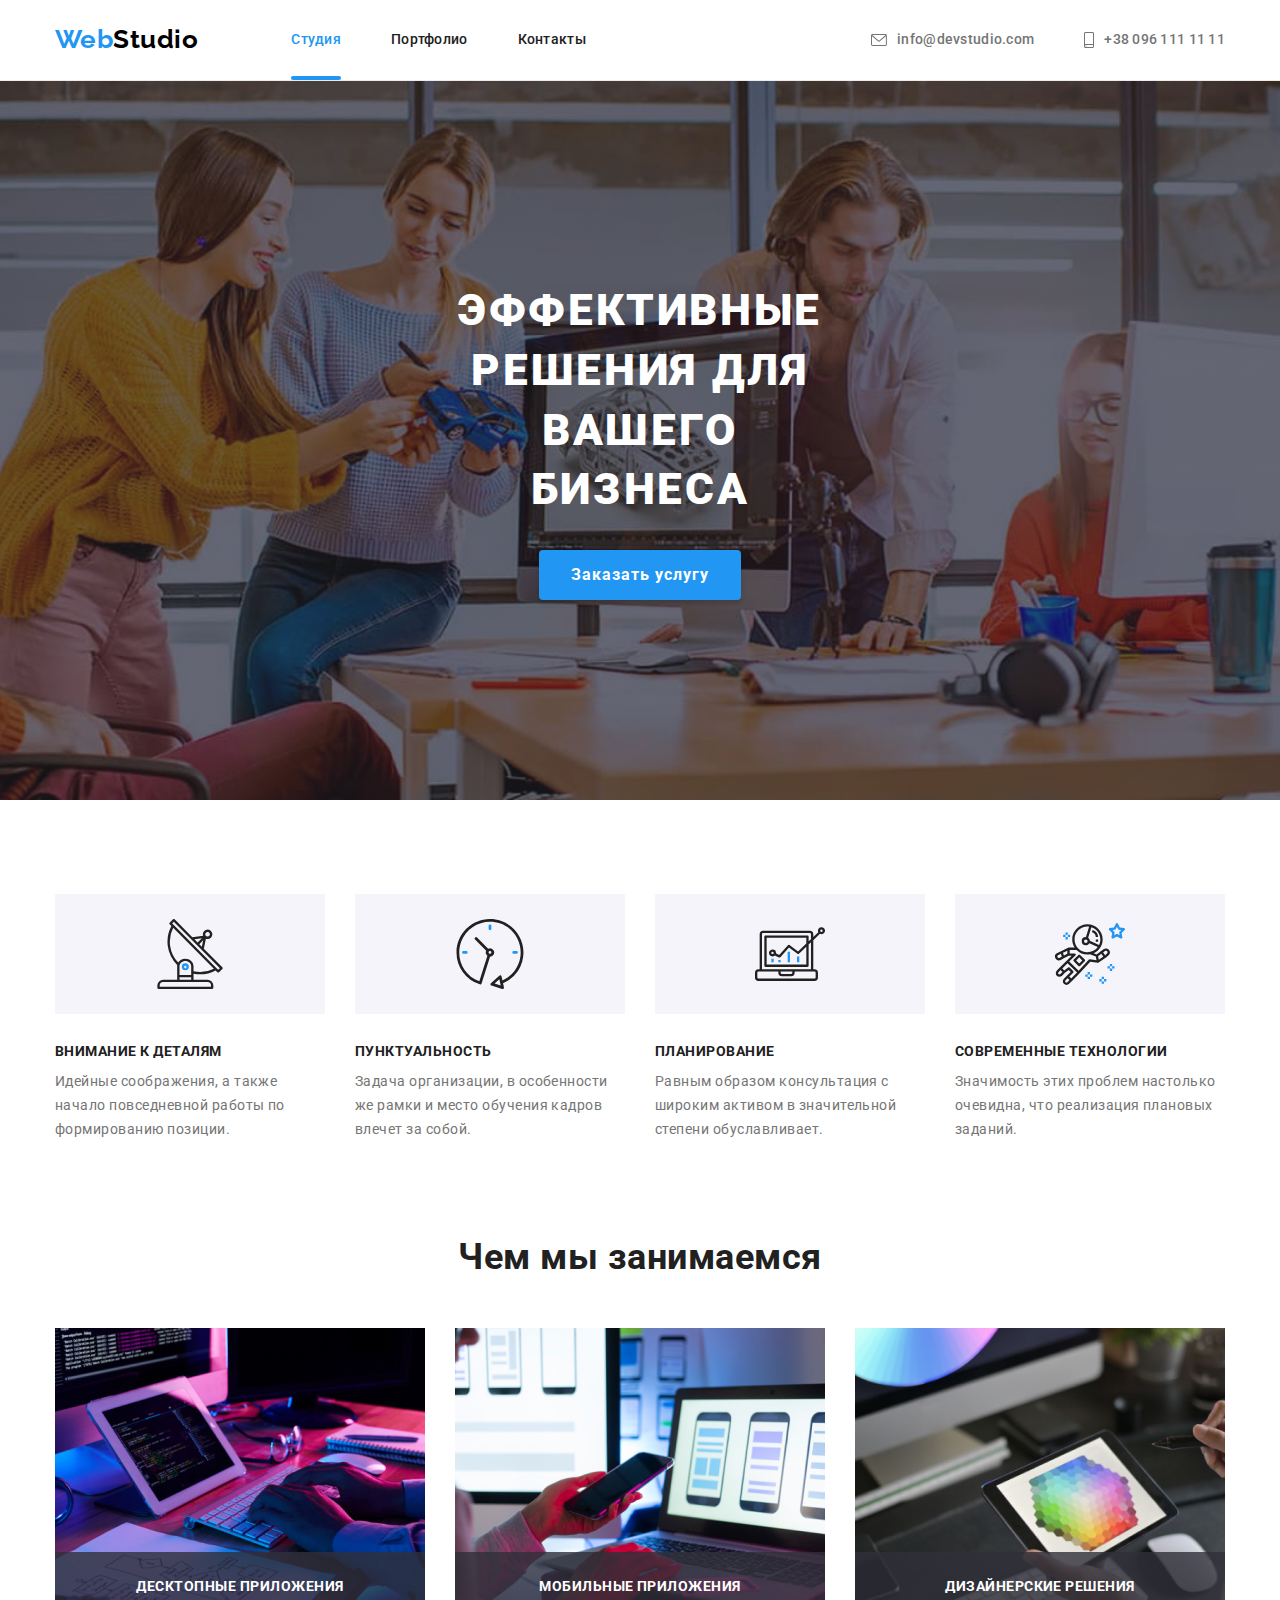
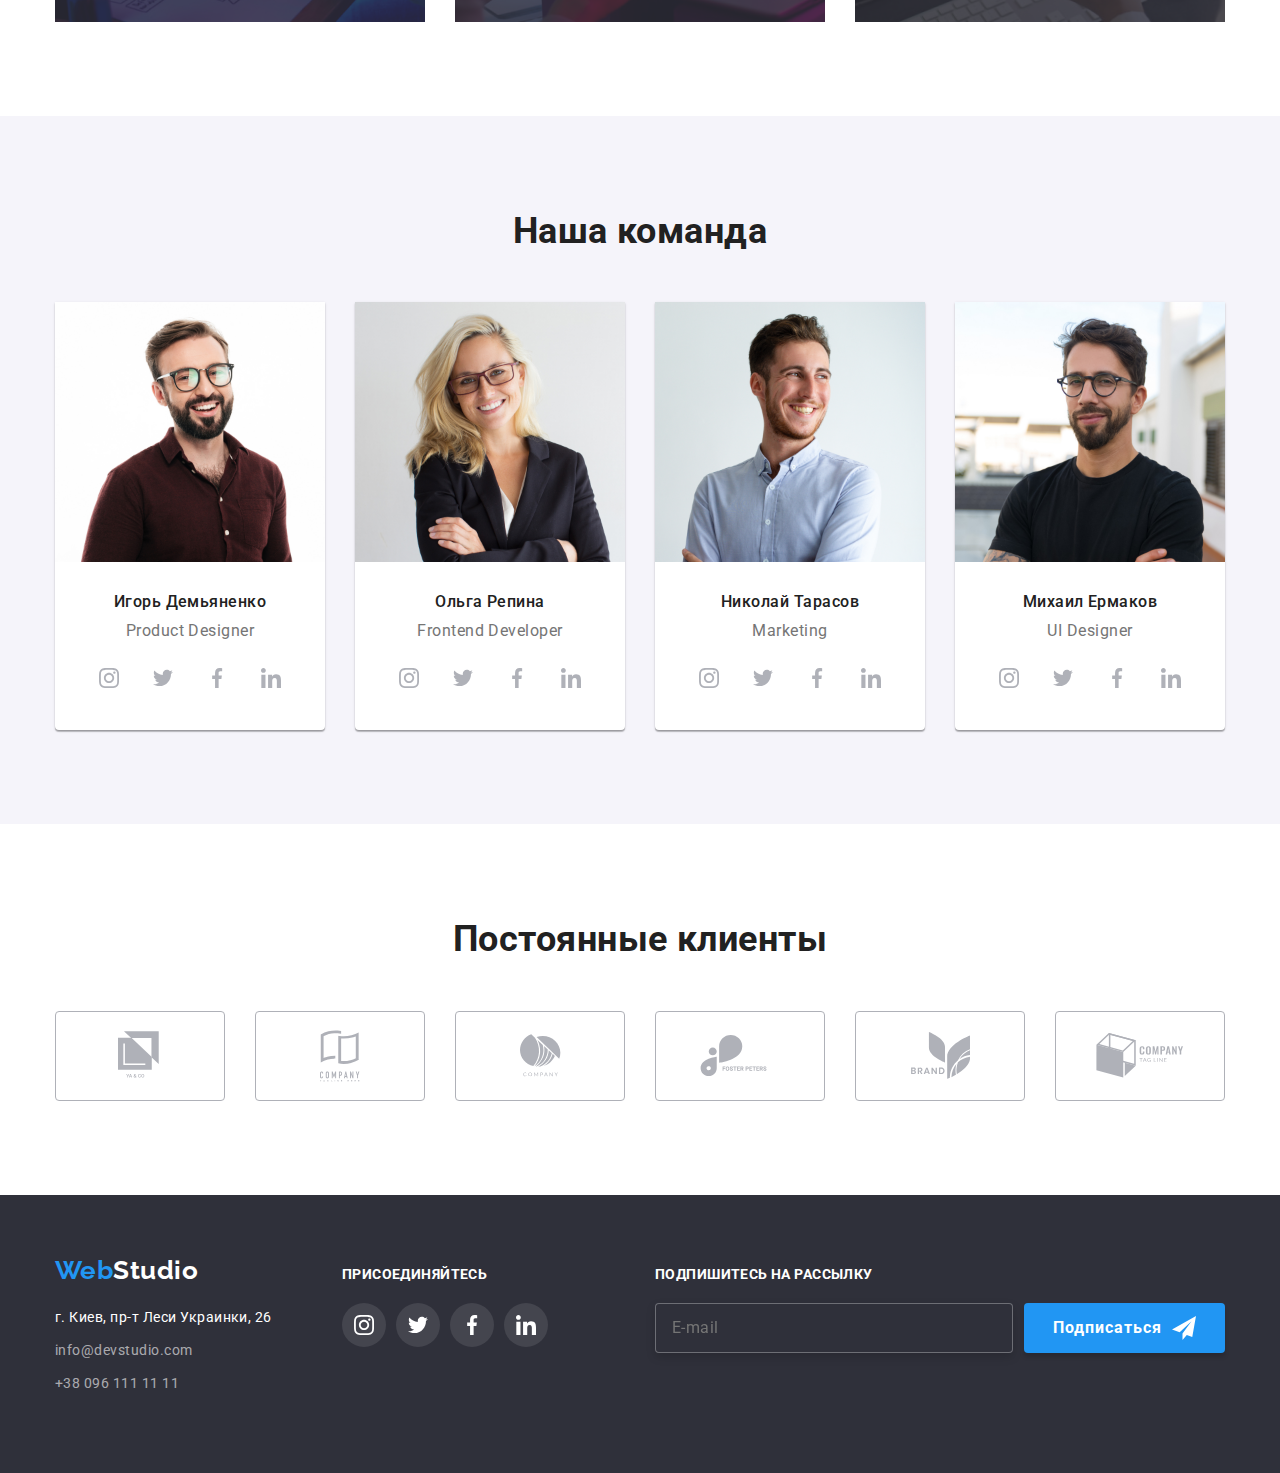
<file: index.html>
<!DOCTYPE html>
<html lang="ru">
  <head>
    <meta charset="UTF-8" />
    <meta name="viewport" content="width=device-width, initial-scale=1.0" />
    <title>MyWork</title>
    <link
      href="https://fonts.googleapis.com/css2?family=Raleway&family=Roboto:wght@400;500;700&display=swap"
      rel="stylesheet"
    />
    <link
      rel="stylesheet"
      href="https://cdnjs.cloudflare.com/ajax/libs/modern-normalize/1.0.0/modern-normalize.min.css"
    />
    <link rel="stylesheet" href="./css/main.min.css" />
  </head>
  <body>
    <!--header-->
    <header>
      <div class="container main-navigation">
        <nav class="main-nav">
          <a href="/" class="logo">
            Web<span class="logo-studio">Studio</span>
          </a>

          <ul class="header-nav">
            <li class="item">
              <a href="" class="link current">Студия</a>
            </li>
            <li class="item">
              <a href="./portfolio.html" class="link">Портфолио</a>
            </li>
            <li class="item">
              <a href="" class="link">Контакты</a>
            </li>
          </ul>
        </nav>
        <ul class="header-adress">
          <li class="item">
            <a href="mailto:info@devstudio.com">
              <svg class="mail-svg" width="16" height="12">
                <use href="./images/symbol-defs.svg#icon-mail"></use>
              </svg>
              info@devstudio.com</a
            >
          </li>
          <li class="item">
            <a href="tel:+380961111111">
              <svg class="tel-svg" width="10" height="16">
                <use href="./images/symbol-defs.svg#icon-smartphone"></use>
              </svg>
              +38 096 111 11 11</a
            >
          </li>
        </ul>
      </div>
    </header>

    <main>
      <!--block-hero-->
      <section class="section hero">
        <div class="overlay">
          <h1 class="hero-title">ЭФФЕКТИВНЫЕ РЕШЕНИЯ ДЛЯ ВАШЕГО БИЗНЕСА</h1>
          <button class="button" data-modal-open>Заказать услугу</button>
        </div>
      </section>

      <!--our-advantages-->
      <section class="section">
        <div class="container">
          <h2 class="is-hidden">Наши преимущества</h2>
          <ul class="advantages-title">
            <li class="item">
              <h3 class="title">ВНИМАНИЕ К ДЕТАЛЯМ</h3>
              <p class="lead">
                Идейные соображения, а также начало повседневной работы по
                формированию позиции.
              </p>
            </li>
            <li class="item clock-item">
              <h3 class="title">ПУНКТУАЛЬНОСТЬ</h3>
              <p class="lead">
                Задача организации, в особенности же рамки и место обучения
                кадров влечет за собой.
              </p>
            </li>
            <li class="item diagram-item">
              <h3 class="title">ПЛАНИРОВАНИЕ</h3>
              <p class="lead">
                Равным образом консультация с широким активом в значительной
                степени обуславливает.
              </p>
            </li>
            <li class="item astronaut-item">
              <h3 class="title">СОВРЕМЕННЫЕ ТЕХНОЛОГИИ</h3>
              <p class="lead">
                Значимость этих проблем настолько очевидна, что реализация
                плановых заданий.
              </p>
            </li>
          </ul>
        </div>
      </section>

      <!--what-are-we-doing-->
      <section class="section">
        <div class="container">
          <h2 class="section-title">Чем мы занимаемся</h2>
          <ul class="list-img">
            <li class="item">
              <img
                src="./images/1.jpg"
                alt="Руки человека набирают код на клавиатуре"
                width="370"
              />
              <div class="container-img">
                <h3 class="title img">Десктопные приложения</h3>
              </div>
            </li>
            <li class="item">
              <img
                src="./images/2.jpg"
                alt="Человек за ноутбуком держит в руках телефон"
                width="370"
              />
              <div class="container-img">
                <h3 class="title img">Мобильные приложения</h3>
              </div>
            </li>
            <li class="item">
              <img
                src="./images/3.jpg"
                alt="Человек выбирает цвет на планшете"
                width="370"
              />
              <div class="container-img">
                <h3 class="title img">Дизайнерские решения</h3>
              </div>
            </li>
          </ul>
        </div>
      </section>

      <!--our-team-->
      <section class="section our-team">
        <div class="container team">
          <h2 class="section-title">Наша команда</h2>
          <ul class="our-team">
            <li class="item">
              <img
                src="./images/team1.jpg"
                alt="Мужчина в очках и с бородой улыбается"
                width="270"
              />
              <h3 class="name">Игорь Демьяненко</h3>
              <p class="specialty">Product Designer</p>
              <ul class="social-list">
                <li class="social-item">
                  <a href="" class="social-link">
                    <svg class="link-icon" width="20" height="20">
                      <use href="./images/symbol-defs.svg#icon-instagram"></use>
                    </svg>
                  </a>
                </li>
                <li class="social-item">
                  <a href="" class="social-link">
                    <svg class="link-icon" width="20" height="20">
                      <use href="./images/symbol-defs.svg#icon-twitter"></use>
                    </svg>
                  </a>
                </li>
                <li class="social-item">
                  <a href="" class="social-link">
                    <svg class="link-icon" width="20" height="20">
                      <use href="./images/symbol-defs.svg#icon-facebook"></use>
                    </svg>
                  </a>
                </li>
                <li class="social-item">
                  <a href="" class="social-link">
                    <svg class="link-icon" width="20" height="20">
                      <use href="./images/symbol-defs.svg#icon-linter"></use>
                    </svg>
                  </a>
                </li>
              </ul>
            </li>
            <li class="item">
              <img
                src="./images/team2.jpg"
                alt="Женщина в очках улыбается"
                width="270"
              />
              <h3 class="name">Ольга Репина</h3>
              <p class="specialty">Frontend Developer</p>
              <ul class="social-list">
                <li class="social-item">
                  <a href="" class="social-link">
                    <svg class="link-icon" width="20" height="20">
                      <use href="./images/symbol-defs.svg#icon-instagram"></use>
                    </svg>
                  </a>
                </li>
                <li class="social-item">
                  <a href="" class="social-link">
                    <svg class="link-icon" width="20" height="20">
                      <use href="./images/symbol-defs.svg#icon-twitter"></use>
                    </svg>
                  </a>
                </li>
                <li class="social-item">
                  <a href="" class="social-link">
                    <svg class="link-icon" width="20" height="20">
                      <use href="./images/symbol-defs.svg#icon-facebook"></use>
                    </svg>
                  </a>
                </li>
                <li class="social-item">
                  <a href="" class="social-link">
                    <svg class="link-icon" width="20" height="20">
                      <use href="./images/symbol-defs.svg#icon-linter"></use>
                    </svg>
                  </a>
                </li>
              </ul>
            </li>
            <li class="item">
              <img
                src="./images/team3.jpg"
                alt="Мужчина улыбается"
                width="270"
              />
              <h3 class="name">Николай Тарасов</h3>
              <p class="specialty">Marketing</p>
              <ul class="social-list">
                <li class="social-item">
                  <a href="" class="social-link">
                    <svg class="link-icon" width="20" height="20">
                      <use href="./images/symbol-defs.svg#icon-instagram"></use>
                    </svg>
                  </a>
                </li>
                <li class="social-item">
                  <a href="" class="social-link">
                    <svg class="link-icon" width="20" height="20">
                      <use href="./images/symbol-defs.svg#icon-twitter"></use>
                    </svg>
                  </a>
                </li>
                <li class="social-item">
                  <a href="" class="social-link">
                    <svg class="link-icon" width="20" height="20">
                      <use href="./images/symbol-defs.svg#icon-facebook"></use>
                    </svg>
                  </a>
                </li>
                <li class="social-item">
                  <a href="" class="social-link">
                    <svg class="link-icon" width="20" height="20">
                      <use href="./images/symbol-defs.svg#icon-linter"></use>
                    </svg>
                  </a>
                </li>
              </ul>
            </li>
            <li class="item">
              <img
                src="./images/team4.jpg"
                alt="Мужчина в очках и с бородой улыбается"
                width="270"
              />
              <h3 class="name">Михаил Ермаков</h3>
              <p class="specialty">UI Designer</p>
              <ul class="social-list">
                <li class="social-item">
                  <a href="" class="social-link">
                    <svg class="link-icon" width="20" height="20">
                      <use href="./images/symbol-defs.svg#icon-instagram"></use>
                    </svg>
                  </a>
                </li>
                <li class="social-item">
                  <a href="" class="social-link">
                    <svg class="link-icon" width="20" height="20">
                      <use href="./images/symbol-defs.svg#icon-twitter"></use>
                    </svg>
                  </a>
                </li>
                <li class="social-item">
                  <a href="" class="social-link">
                    <svg class="link-icon" width="20" height="20">
                      <use href="./images/symbol-defs.svg#icon-facebook"></use>
                    </svg>
                  </a>
                </li>
                <li class="social-item">
                  <a href="" class="social-link">
                    <svg class="link-icon" width="20" height="20">
                      <use href="./images/symbol-defs.svg#icon-linter"></use>
                    </svg>
                  </a>
                </li>
              </ul>
            </li>
          </ul>
        </div>
      </section>

      <section class="section">
        <div class="container">
          <h2 class="section-title">Постоянные клиенты</h2>
          <ul class="client-list">
            <li class="client-item">
              <a href="" class="client-link">
                <svg class="client-icon" width="45" height="50">
                  <use href="./images/symbol-defs.svg#icon-logo-1"></use>
                </svg>
              </a>
            </li>
            <li class="client-item">
              <a href="" class="client-link">
                <svg class="client-icon" width="40" height="52">
                  <use href="./images/symbol-defs.svg#icon-logo-2"></use>
                </svg>
              </a>
            </li>
            <li class="client-item">
              <a href="" class="client-link">
                <svg class="client-icon" width="41" height="43">
                  <use href="./images/symbol-defs.svg#icon-logo-3"></use>
                </svg>
              </a>
            </li>
            <li class="client-item">
              <a href="" class="client-link">
                <svg class="client-icon" width="80" height="42">
                  <use href="./images/symbol-defs.svg#icon-logo-4"></use>
                </svg>
              </a>
            </li>
            <li class="client-item">
              <a href="" class="client-link">
                <svg class="client-icon" width="59" height="47">
                  <use href="./images/symbol-defs.svg#icon-logo-5"></use>
                </svg>
              </a>
            </li>
            <li class="client-item">
              <a href="" class="client-link">
                <svg class="client-icon" width="90" height="45">
                  <use href="./images/symbol-defs.svg#icon-logo-6"></use>
                </svg>
              </a>
            </li>
          </ul>
        </div>
      </section>
    </main>

    <!--footer-->
    <footer>
      <div class="container footer">
        <div class="container-adress-footer">
          <a href="/" class="logo-footer">
            Web<span class="studio-footer">Studio</span>
          </a>
          <address>
            <ul class="adress-title">
              <li class="location"><p>г. Киев, пр-т Леси Украинки, 26</p></li>
              <li>
                <a href="mailto:info@example.com" class="link"
                  >info@devstudio.com</a
                >
              </li>
              <li>
                <a href="tel:+380991111111" class="link">+38 096 111 11 11</a>
              </li>
            </ul>
          </address>
        </div>
        <div class="container-list-footer">
          <h3 class="title footer">присоединяйтесь</h3>
          <ul class="social-list footer">
            <li class="social-item">
              <a href="" class="social-link footer">
                <svg class="link-icon" width="20" height="20">
                  <use href="./images/symbol-defs.svg#icon-instagram"></use>
                </svg>
              </a>
            </li>
            <li class="social-item">
              <a href="" class="social-link footer">
                <svg class="link-icon" width="20" height="20">
                  <use href="./images/symbol-defs.svg#icon-twitter"></use>
                </svg>
              </a>
            </li>
            <li class="social-item">
              <a href="" class="social-link footer">
                <svg class="link-icon" width="20" height="20">
                  <use href="./images/symbol-defs.svg#icon-facebook"></use>
                </svg>
              </a>
            </li>
            <li class="social-item">
              <a href="" class="social-link footer">
                <svg class="link-icon" width="20" height="20">
                  <use href="./images/symbol-defs.svg#icon-linter"></use>
                </svg>
              </a>
            </li>
          </ul>
        </div>
        <div class="subscription">
          <h3 class="title footer">Подпишитесь на рассылку</h3>
          <form class="footer-form" action="mailto:Stethem696@gmail.com">
            <input
              class="footer-input"
              type="email"
              name="mail"
              placeholder="E-mail"
            />
            <button class="button subscription-button">
              Подписаться
              <svg class="subscription-icon" width="24" height="24">
                <use href="./images/symbol-defs.svg#icon-icon-send"></use>
              </svg>
            </button>
          </form>
        </div>
      </div>
    </footer>
    <div class="backdrop is-is-hidden" data-modal>
      <div class="modal">
        <button class="button-close" data-modal-close>
          <svg class="close-icon" width="30" height="30">
            <use href="./images/symbol-defs.svg#icon-close"></use>
          </svg>
        </button>
        <form class="form js-speaker-form">
          <label class="form-text" for="name">
            Оставьте свои данные, мы вам перезвоним
          </label>
          <div class="form-field">
            <label for="name" class="form-label">Имя</label>
            <input class="form-input" type="text" name="name" id="name" />
            <svg class="form-icon" width="18" height="18">
              <use href="./images/symbol-defs.svg#icon-person-black"></use>
            </svg>
          </div>

          <div class="form-field">
            <label for="tel" class="form-label">Телефон</label>
            <input class="form-input" type="tel" name="tel" id="tel" />
            <svg class="form-icon" width="18" height="18">
              <use href="./images/symbol-defs.svg#icon-phone-black"></use>
            </svg>
          </div>

          <div class="form-field">
            <label for="mail" class="form-label">Почта</label>
            <input class="form-input" type="email" name="mail" id="mail" />
            <svg class="form-icon" width="18" height="18">
              <use href="./images/symbol-defs.svg#icon-email-black"></use>
            </svg>
          </div>

          <div class="form-field">
            <label for="comment" class="form-label">Комментарий</label>
            <textarea
              class="comment"
              name="comment"
              id="comment"
              rows="6"
              placeholder="Введите текст"
            ></textarea>
          </div>

          <div class="form-field checkbox">
            <label class="checkbox-label">
              <input type="checkbox" name="policy" class="checkbox-input" />
              <span class="checkbox-icon"></span>
              <span>Соглашаюсь с рассылкой и принимаю</span>&ensp;
              <a href="" class="contract">Условия договора</a>
            </label>
          </div>

          <button type="submit" class="button form-button">Отправить</button>
        </form>
      </div>
    </div>
    <script src="./js/modal.js"></script>
    <script>
      (() => {
        document
          .querySelector(".js-speaker-form")
          .addEventListener("submit", (e) => {
            e.preventDefault();

            new FormData(e.currentTarget).forEach((value, name) =>
              console.log(`${name}: ${value}`)
            );

            e.currentTarget.reset();
          });
      })();
    </script>
  </body>
</html>
</file>
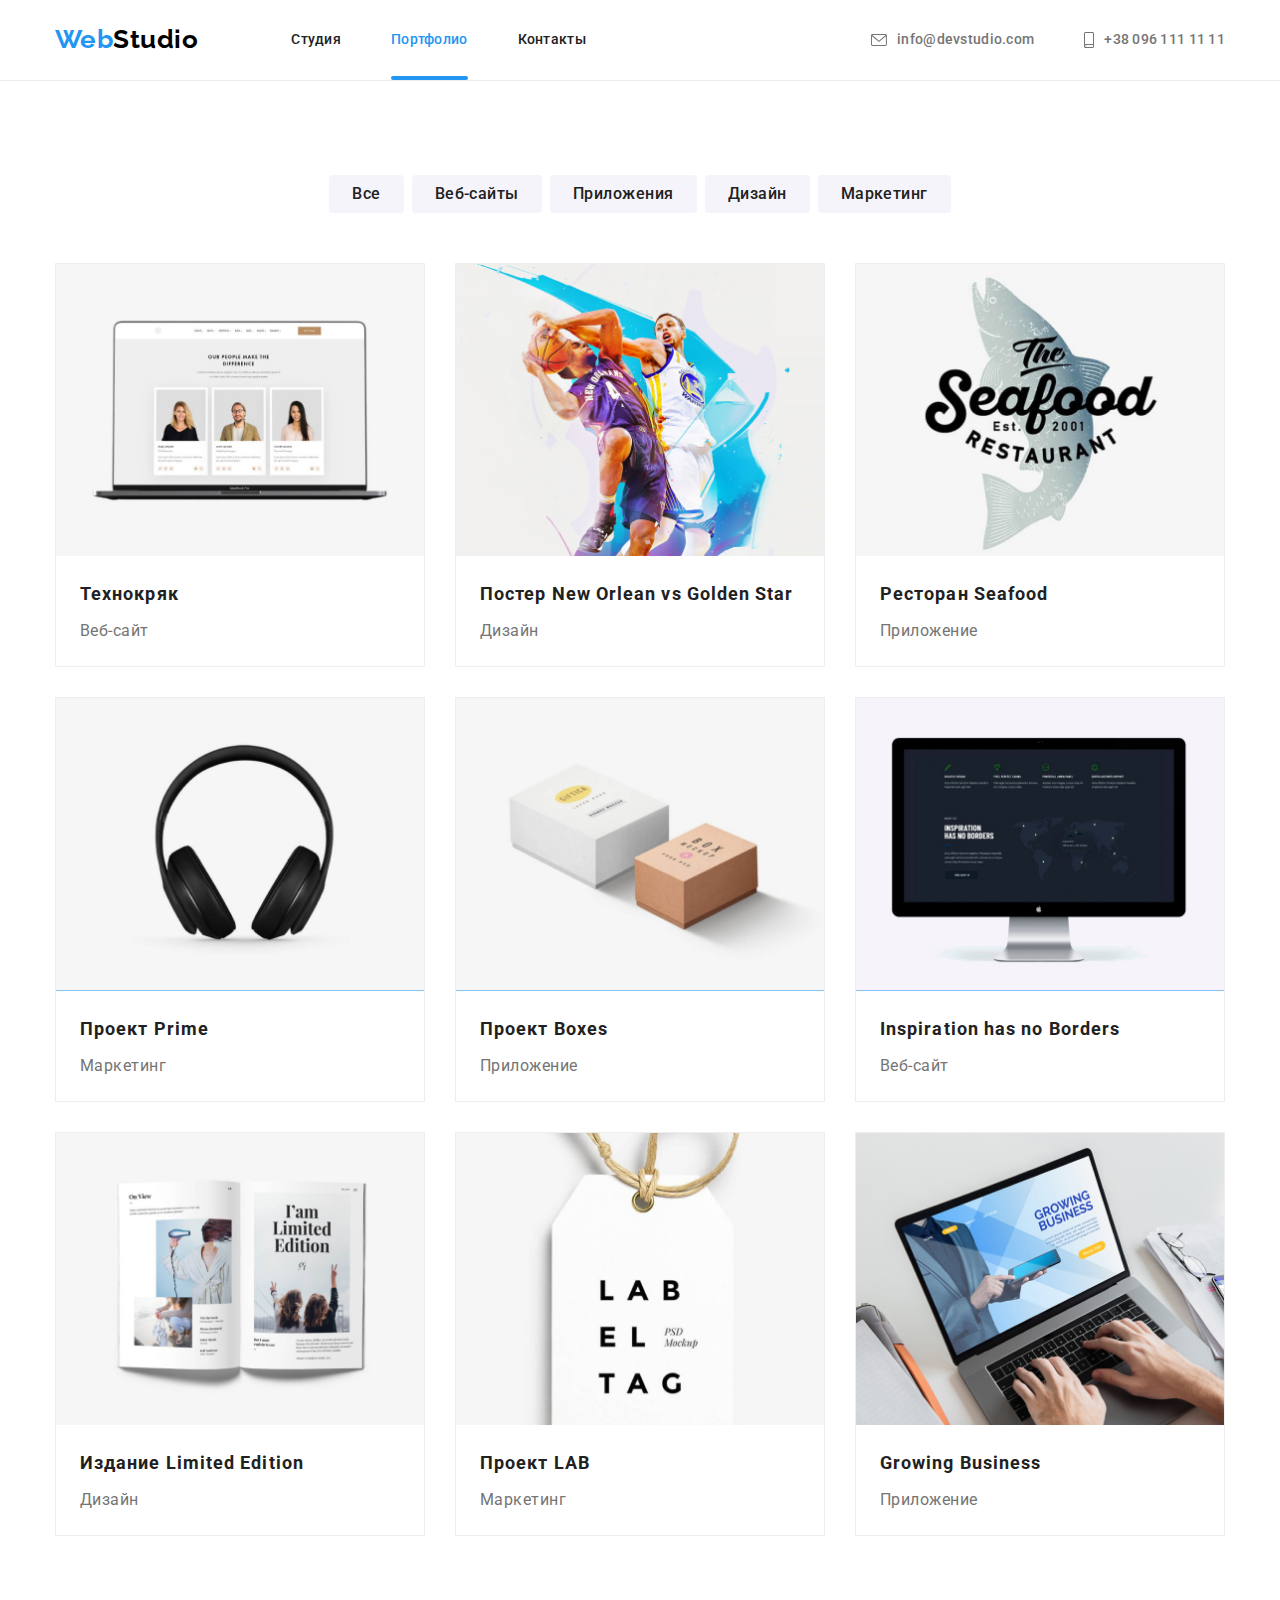
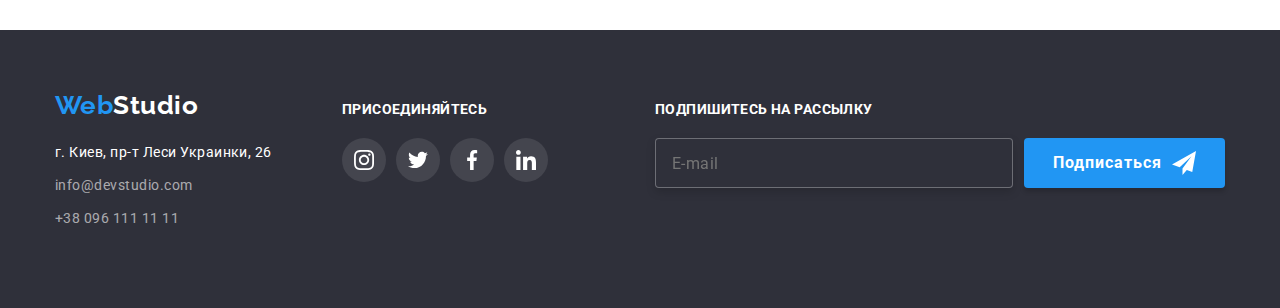
<file: portfolio.html>
<!DOCTYPE html>
<html lang="ru">
  <head>
    <meta charset="UTF-8" />
    <meta name="viewport" content="width=device-width, initial-scale=1.0" />
    <title>portfolio</title>
    <link
      href="https://fonts.googleapis.com/css2?family=Raleway&family=Roboto:wght@400;500;700&display=swap"
      rel="stylesheet"
    />
    <link
      rel="stylesheet"
      href="https://cdnjs.cloudflare.com/ajax/libs/modern-normalize/1.0.0/modern-normalize.min.css"
    />
    <link rel="stylesheet" href="./css/main.min.css" />
  </head>
  <body>
    <!--header-->

    <header>
      <div class="container main-navigation">
        <nav class="main-nav">
          <a href="/" class="logo">
            Web<span class="logo-studio">Studio</span>
          </a>

          <ul class="header-nav">
            <li class="item">
              <a href="./index.html" class="link">Студия</a>
            </li>
            <li class="item">
              <a href="./portfolio.html" class="link current">Портфолио</a>
            </li>
            <li class="item">
              <a href="" class="link">Контакты</a>
            </li>
          </ul>
        </nav>
        <ul class="header-adress">
          <li class="item">
            <a href="mailto:info@devstudio.com">
              <svg class="mail-svg" width="16" height="12">
                <use href="./images/symbol-defs.svg#icon-mail"></use>
              </svg>
              info@devstudio.com</a
            >
          </li>
          <li class="item">
            <a href="tel:+380961111111">
              <svg class="tel-svg" width="10" height="16">
                <use href="./images/symbol-defs.svg#icon-smartphone"></use>
              </svg>
              +38 096 111 11 11</a
            >
          </li>
        </ul>
      </div>
    </header>

    <main>
      <section class="section card-item">
        <div class="container item-button">
          <h1 class="is-hidden">Портфолио</h1>
          <ul class="button-portfolio">
            <li class="item"><button type="button">Все</button></li>
            <li class="item"><button type="button">Веб-сайты</button></li>
            <li class="item"><button type="button">Приложения</button></li>
            <li class="item"><button type="button">Дизайн</button></li>
            <li class="item"><button type="button">Маркетинг</button></li>
          </ul>
        </div>
        <div class="container">
          <ul class="card-link">
            <li class="item">
              <a href="">
                <div class="card-container">
                  <img src="./images/pf1.jpg" alt="карточки сотрудников" />
                  <div class="overlay-container">
                    <p class="overlay-text">
                      Технокряк это современная площадка распространения
                      коронавируса. Компании используют эту платформу для
                      цифрового шпионажа и атак на защищённые сервера
                      конкурентов.
                    </p>
                  </div>
                </div>

                <div class="card-img">
                  <h2>Технокряк</h2>
                  <p>Веб-сайт</p>
                </div>
              </a>
            </li>

            <li class="item">
              <a href="">
                <div class="card-container">
                  <img src="./images/pf2.jpg" alt="баскетболисты" />
                  <div class="overlay-container">
                    <p class="overlay-text">
                      Технокряк это современная площадка распространения
                      коронавируса. Компании используют эту платформу для
                      цифрового шпионажа и атак на защищённые сервера
                      конкурентов.
                    </p>
                  </div>
                </div>

                <div class="card-img">
                  <h2>Постер New Orlean vs Golden Star</h2>
                  <p>Дизайн</p>
                </div>
              </a>
            </li>

            <li class="item">
              <a href="">
                <div class="card-container">
                  <img src="./images/pf3.jpg" alt="лого ресторана" />
                  <div class="overlay-container">
                    <p class="overlay-text">
                      Технокряк это современная площадка распространения
                      коронавируса. Компании используют эту платформу для
                      цифрового шпионажа и атак на защищённые сервера
                      конкурентов.
                    </p>
                  </div>
                </div>

                <div class="card-img">
                  <h2>Ресторан Seafood</h2>
                  <p>Приложение</p>
                </div>
              </a>
            </li>

            <li class="item">
              <a href="">
                <div class="card-container">
                  <img src="./images/pf4.jpg" alt="наушники" />
                  <div class="overlay-container">
                    <p class="overlay-text">
                      Технокряк это современная площадка распространения
                      коронавируса. Компании используют эту платформу для
                      цифрового шпионажа и атак на защищённые сервера
                      конкурентов.
                    </p>
                  </div>
                </div>

                <div class="card-img">
                  <h2>Проект Prime</h2>
                  <p>Маркетинг</p>
                </div>
              </a>
            </li>

            <li class="item">
              <a href="">
                <div class="card-container">
                  <img src="./images/pf5.jpg" alt="коробки" />
                  <div class="overlay-container">
                    <p class="overlay-text">
                      Технокряк это современная площадка распространения
                      коронавируса. Компании используют эту платформу для
                      цифрового шпионажа и атак на защищённые сервера
                      конкурентов.
                    </p>
                  </div>
                </div>

                <div class="card-img">
                  <h2>Проект Boxes</h2>
                  <p>Приложение</p>
                </div>
              </a>
            </li>

            <li class="item">
              <a href="">
                <div class="card-container">
                  <img src="./images/pf6.jpg" alt="монитор" />
                  <div class="overlay-container">
                    <p class="overlay-text">
                      Технокряк это современная площадка распространения
                      коронавируса. Компании используют эту платформу для
                      цифрового шпионажа и атак на защищённые сервера
                      конкурентов.
                    </p>
                  </div>
                </div>

                <div class="card-img">
                  <h2>Inspiration has no Borders</h2>
                  <p>Веб-сайт</p>
                </div>
              </a>
            </li>

            <li class="item">
              <a href="">
                <div class="card-container">
                  <img src="./images/pf7.jpg" alt="журнал" />
                  <div class="overlay-container">
                    <p class="overlay-text">
                      Технокряк это современная площадка распространения
                      коронавируса. Компании используют эту платформу для
                      цифрового шпионажа и атак на защищённые сервера
                      конкурентов.
                    </p>
                  </div>
                </div>

                <div class="card-img">
                  <h2>Издание Limited Edition</h2>
                  <p>Дизайн</p>
                </div>
              </a>
            </li>

            <li class="item">
              <a href="">
                <div class="card-container">
                  <img src="./images/pf8.jpg" alt="бирка" />
                  <div class="overlay-container">
                    <p class="overlay-text">
                      Технокряк это современная площадка распространения
                      коронавируса. Компании используют эту платформу для
                      цифрового шпионажа и атак на защищённые сервера
                      конкурентов.
                    </p>
                  </div>
                </div>

                <div class="card-img">
                  <h2>Проект LAB</h2>
                  <p>Маркетинг</p>
                </div>
              </a>
            </li>

            <li class="item">
              <a href="">
                <div class="card-container">
                  <img src="./images/pf9.jpg" alt="ноутбук" />
                  <div class="overlay-container">
                    <p class="overlay-text">
                      Технокряк это современная площадка распространения
                      коронавируса. Компании используют эту платформу для
                      цифрового шпионажа и атак на защищённые сервера
                      конкурентов.
                    </p>
                  </div>
                </div>

                <div class="card-img">
                  <h2>Growing Business</h2>
                  <p>Приложение</p>
                </div>
              </a>
            </li>
          </ul>
        </div>
      </section>
    </main>

    <!--footer-->
    <footer>
      <div class="container footer">
        <div class="container-adress-footer">
          <a href="/" class="logo-footer">
            Web<span class="studio-footer">Studio</span>
          </a>
          <address>
            <ul class="adress-title">
              <li class="location"><p>г. Киев, пр-т Леси Украинки, 26</p></li>
              <li>
                <a href="mailto:info@devstudio.com" class="link"
                  >info@devstudio.com</a
                >
              </li>
              <li>
                <a href="tel:+380961111111" class="link">+38 096 111 11 11</a>
              </li>
            </ul>
          </address>
        </div>
        <div class="container-list-footer">
          <h3 class="title footer">ПРИСОЕДИНЯЙТЕСЬ</h3>
          <ul class="social-list footer">
            <li class="social-item">
              <a href="" class="social-link footer">
                <svg class="link-icon" width="20" height="20">
                  <use href="./images/symbol-defs.svg#icon-instagram"></use>
                </svg>
              </a>
            </li>
            <li class="social-item">
              <a href="" class="social-link footer">
                <svg class="link-icon" width="20" height="20">
                  <use href="./images/symbol-defs.svg#icon-twitter"></use>
                </svg>
              </a>
            </li>
            <li class="social-item">
              <a href="" class="social-link footer">
                <svg class="link-icon" width="20" height="20">
                  <use href="./images/symbol-defs.svg#icon-facebook"></use>
                </svg>
              </a>
            </li>
            <li class="social-item">
              <a href="" class="social-link footer">
                <svg class="link-icon" width="20" height="20">
                  <use href="./images/symbol-defs.svg#icon-linter"></use>
                </svg>
              </a>
            </li>
          </ul>
        </div>
        <div class="subscription">
          <h3 class="title footer">Подпишитесь на рассылку</h3>
          <form class="footer-form" action="mailto:Stethem696@gmail.com">
            <input
              class="footer-input"
              type="email"
              name="mail"
              placeholder="E-mail"
            />
            <button class="button subscription-button">
              Подписаться
              <svg class="subscription-icon" width="24" height="24">
                <use href="./images/symbol-defs.svg#icon-icon-send"></use>
              </svg>
            </button>
          </form>
        </div>
      </div>
    </footer>
  </body>
</html>
</file>
<file: css/main.min.css>
body{background-color:#fff;font-family:roboto, sans-serif;letter-spacing:0.03em}h1,h2,h3,h4,p{margin:0;padding:0}img{display:block;max-width:100%;height:auto}ul{list-style:none;padding:0;margin:0}.container{width:1200px;margin:0 auto;padding-left:15px;padding-right:15px}.section{margin-bottom:94px}.is-hidden{display:none}.section-title{color:#212121;font-weight:700;font-size:36px;line-height:1.17;text-align:center;margin-bottom:50px}.section-title.centered{text-align:center}.button{border:none;background-color:#2196f3;color:#fff;-webkit-box-shadow:0px 4px 4px rgba(0,0,0,0.15);box-shadow:0px 4px 4px rgba(0,0,0,0.15);display:inline-block;border-radius:4px;padding:10px 32px;min-width:200px;text-align:center;font-family:inherit;font-weight:700;font-size:16px;line-height:1.88;letter-spacing:0.06em;text-decoration:none;-webkit-transition:cursor 250ms cubic-bezier(0.4, 0, 0.2, 1);transition:cursor 250ms cubic-bezier(0.4, 0, 0.2, 1)}.button:hover{cursor:pointer}.subscription-button{display:-webkit-box;display:-ms-flexbox;display:flex;-webkit-box-pack:center;-ms-flex-pack:center;justify-content:center;-webkit-box-align:center;-ms-flex-align:center;align-items:center;padding:10px 29px}.subscription-icon{margin-left:10px}header{border-bottom:1px solid #ececec}.main-navigation{display:-webkit-box;display:-ms-flexbox;display:flex;-webkit-box-align:center;-ms-flex-align:center;align-items:center;-webkit-box-pack:center;-ms-flex-pack:center;justify-content:center}.main-nav{display:-webkit-box;display:-ms-flexbox;display:flex;-webkit-box-align:center;-ms-flex-align:center;align-items:center;-webkit-box-pack:center;-ms-flex-pack:center;justify-content:center}.logo{color:#2196f3;font-weight:700;font-family:Raleway, sans-serif;font-size:26px;line-height:1.2;text-decoration:none}.logo-studio{color:#000}.header-nav{display:-webkit-box;display:-ms-flexbox;display:flex;margin-left:93px}.header-nav .item+.item{margin-left:50px}.header-nav a{display:block;padding-top:32px;padding-bottom:32px;color:#212121;font-weight:500;font-size:14px;line-height:1.14;letter-spacing:0.02em;text-decoration:none;-webkit-transition:color 250ms cubic-bezier(0.4, 0, 0.2, 1);transition:color 250ms cubic-bezier(0.4, 0, 0.2, 1);position:relative}.header-nav a:hover,.header-nav a:focus{color:#2196f3}.header-nav .link.current{color:#2196f3}.header-nav .link::after{content:"";display:block;position:absolute;left:0;bottom:0;width:100%;height:4px;background-color:#2196f3;border-radius:2px;-webkit-transform:scaleX(0);transform:scaleX(0);-webkit-transition:-webkit-transform 250ms cubic-bezier(0.4, 0, 0.2, 1);transition:-webkit-transform 250ms cubic-bezier(0.4, 0, 0.2, 1);transition:transform 250ms cubic-bezier(0.4, 0, 0.2, 1);transition:transform 250ms cubic-bezier(0.4, 0, 0.2, 1), -webkit-transform 250ms cubic-bezier(0.4, 0, 0.2, 1)}.header-nav .link.current::after{-webkit-transform:scaleX(1);transform:scaleX(1)}.header-adress{display:-webkit-box;display:-ms-flexbox;display:flex;margin-left:auto}.header-adress .item+.item{margin-left:50px}.header-adress a{display:-webkit-box;display:-ms-flexbox;display:flex;-webkit-box-align:center;-ms-flex-align:center;align-items:center;padding-top:32px;padding-bottom:32px;color:#757575;font-weight:500;font-size:14px;line-height:1.14;letter-spacing:0.02em;text-decoration:none;-webkit-transition:color 250ms 250ms cubic-bezier(0.4, 0, 0.2, 1);transition:color 250ms 250ms cubic-bezier(0.4, 0, 0.2, 1)}.header-adress a:hover,.header-adress a:focus{color:#2196f3}.mail-svg{fill:currentColor;margin-right:10px}.tel-svg{fill:currentColor;margin-right:10px}.overlay{max-width:1600px;min-height:600px;margin-left:auto;margin-right:auto;background-image:-webkit-gradient(linear, left top, right top, from(rgba(47,48,58,0.4)), to(rgba(47,48,58,0.4))),url(../images/overlay.jpg),-webkit-gradient(linear, left top, right top, from(#c4c4c4), to(#c4c4c4));background-image:linear-gradient(to right, rgba(47,48,58,0.4), rgba(47,48,58,0.4)),url(../images/overlay.jpg),linear-gradient(to right, #c4c4c4, #c4c4c4);background-position:center;background-size:cover;background-repeat:no-repeat;padding:200px 452px}.hero{text-align:center}.hero-title{max-width:696px;color:#fff;font-weight:900;font-size:44px;line-height:1.36;text-align:center;letter-spacing:0.06em;margin-top:0px;margin-bottom:30px}.advantages-title{display:-webkit-box;display:-ms-flexbox;display:flex}.advantages-title .item{width:calc((100% - 3 * 30px) / 4);margin-right:30px}.advantages-title .item:last-child{margin-right:0}.advantages-title .item::before{content:"";display:block;height:120px;background-image:url(../images/Group.svg);background-repeat:no-repeat;background-position:center;background-color:#f5f4fa;margin-bottom:30px}.advantages-title .clock-item::before{background-image:url(../images/clock.svg)}.advantages-title .diagram-item::before{background-image:url(../images/diagram.svg)}.advantages-title .astronaut-item::before{background-image:url(../images/astronaut.svg)}.advantages-title .title{color:#212121;font-weight:700;font-size:14px;line-height:1.14;margin-bottom:10px}.advantages-title .lead{color:#757575;font-weight:400;font-size:14px;line-height:1.71}.list-img{display:-webkit-box;display:-ms-flexbox;display:flex;-webkit-box-pack:justify;-ms-flex-pack:justify;justify-content:space-between}.list-img .item{width:calc((100% -60px) / 3);margin-right:30px;position:relative}.list-img .item:last-child{margin-right:0px}.container-img{background-color:rgba(47,48,58,0.8);display:block;padding-top:27px;padding-bottom:27px;position:absolute;right:0;bottom:0;left:0}.title.img{font-size:14px;line-height:1.14em;text-align:center;color:#fff;text-transform:uppercase}.our-team{display:-webkit-box;display:-ms-flexbox;display:flex}.our-team .item{width:calc((100% - 3 * 30px) / 4);margin-right:30px;background-color:#fff;border-radius:0px 0px 4px 4px;-webkit-box-shadow:0px 1px 3px rgba(0,0,0,0.12),0px 1px 1px rgba(0,0,0,0.14),0px 2px 1px rgba(0,0,0,0.2);box-shadow:0px 1px 3px rgba(0,0,0,0.12),0px 1px 1px rgba(0,0,0,0.14),0px 2px 1px rgba(0,0,0,0.2)}.our-team .item:last-child{margin-right:0px}.our-team .name{color:#212121;font-weight:500;font-size:16px;line-height:1.19;text-align:center;margin-top:30px;margin-bottom:10px}.our-team .specialty{color:#757575;font-weight:400;font-size:16px;line-height:1.19;text-align:center}.section.our-team{background-color:#f5f4fa;padding-top:94px;padding-bottom:94px;margin-bottom:94px}.social-list{display:-webkit-box;display:-ms-flexbox;display:flex;-webkit-box-pack:center;-ms-flex-pack:center;justify-content:center;height:44px;margin-top:16px;margin-bottom:30px}.circle{fill:#ffffff}.link-icon:hover{--color3: $accent-color;--color4: $white-text}.social-link{display:-webkit-box;display:-ms-flexbox;display:flex;padding:0;height:44px;width:44px;fill:#afb1b8;background-color:#fff;border-radius:50%;-webkit-box-pack:center;-ms-flex-pack:center;justify-content:center;-webkit-box-align:center;-ms-flex-align:center;align-items:center;background-repeat:no-repeat;background-position:center;-webkit-transition:fill 250ms cubic-bezier(0.4, 0, 0.2, 1),background-color 250ms cubic-bezier(0.4, 0, 0.2, 1);transition:fill 250ms cubic-bezier(0.4, 0, 0.2, 1),background-color 250ms cubic-bezier(0.4, 0, 0.2, 1)}.social-link:hover,.social-link:focus{fill:#fff;background-color:#2196f3}.social-item:not(:last-child){margin-right:10px}.client-list{display:-webkit-box;display:-ms-flexbox;display:flex;-webkit-box-pack:center;-ms-flex-pack:center;justify-content:center}.client-link{width:170px;height:90px;border:1px solid #afb1b8;border-radius:4px;display:-webkit-box;display:-ms-flexbox;display:flex;-webkit-box-pack:center;-ms-flex-pack:center;justify-content:center;-webkit-box-align:center;-ms-flex-align:center;align-items:center}.client-link:hover{border:1px solid #2196f3}.client-item:not(:last-child){margin-right:30px}.client-icon{fill:#afb1b8;-webkit-transition:fill 250ms cubic-bezier(0.4, 0, 0.2, 1),border 250ms cubic-bezier(0.4, 0, 0.2, 1);transition:fill 250ms cubic-bezier(0.4, 0, 0.2, 1),border 250ms cubic-bezier(0.4, 0, 0.2, 1)}.client-link:hover .client-icon{fill:#2196f3}footer{background-color:#2f303a}.container.footer{display:-webkit-box;display:-ms-flexbox;display:flex;padding-top:60px;padding-bottom:60px}.container-list-footer{margin:12px 0 36px 70px}.title.footer{font-family:Roboto;font-style:normal;font-weight:bold;font-size:14px;line-height:1.14;letter-spacing:0.03em;text-transform:uppercase;color:#fff;margin-bottom:20px}.social-link.footer{fill:#fff;background-color:rgba(255,255,255,0.1)}.social-link.footer:hover,.social-link.footer:focus{background-color:#2196f3}.logo-footer{color:#2196f3;font-family:Raleway, sans-serif;text-decoration:none;font-style:normal;font-weight:700;font-size:26px;line-height:1.2;display:inline-block;margin-bottom:20px}.studio-footer{color:#fff}.adress-title .location{color:#fff;text-decoration:none;font-style:normal;font-weight:400;font-size:14px;line-height:1.71}.adress-title .link{color:rgba(255,255,255,0.6);text-decoration:none;font-style:normal;font-weight:400;font-size:14px;line-height:1.71;margin-top:9px;display:inline-block}.subscription{width:570px;margin:12px 0 auto auto}.footer-form{display:-webkit-box;display:-ms-flexbox;display:flex;-webkit-box-align:center;-ms-flex-align:center;align-items:center;-webkit-box-pack:justify;-ms-flex-pack:justify;justify-content:space-between}.footer-input{font-family:Roboto;font-style:normal;font-weight:normal;font-size:16px;line-height:1.25;letter-spacing:0.03em;color:rgba(255,255,255,0.6);width:358px;height:50px;padding:15px 16px;border:1px solid rgba(255,255,255,0.3);-webkit-box-sizing:border-box;box-sizing:border-box;-webkit-filter:drop-shadow(0px 4px 4px rgba(0,0,0,0.15));filter:drop-shadow(0px 4px 4px rgba(0,0,0,0.15));border-radius:4px;background-color:#2f303a}.button-portfolio{display:-webkit-box;display:-ms-flexbox;display:flex;-webkit-box-align:center;-ms-flex-align:center;align-items:center;-webkit-box-pack:center;-ms-flex-pack:center;justify-content:center;padding-bottom:16px;margin-bottom:34px}.button-portfolio .item{margin-right:8px}.button-portfolio .item:last-child{margin-right:0px}.button-portfolio button{background-color:#f5f4fa;color:#212121;display:inline-block;border-radius:4px;padding:5px 22px;min-width:73px;text-align:center;border:1px solid transparent;letter-spacing:0.03em;font-family:inherit;font-weight:500;font-size:16px;line-height:1.63;text-decoration:none;text-align:center;-webkit-transition:background-color 250ms cubic-bezier(0.4, 0, 0.2, 1),color 250ms 250ms cubic-bezier(0.4, 0, 0.2, 1),cursor 250ms 250ms cubic-bezier(0.4, 0, 0.2, 1);transition:background-color 250ms cubic-bezier(0.4, 0, 0.2, 1),color 250ms 250ms cubic-bezier(0.4, 0, 0.2, 1),cursor 250ms 250ms cubic-bezier(0.4, 0, 0.2, 1)}.button-portfolio button:hover,.button-portfolio button:focus{background-color:#2196f3;color:#fff;cursor:pointer}.card-item{margin-top:94px}.card-link{display:-webkit-box;display:-ms-flexbox;display:flex;-ms-flex-wrap:wrap;flex-wrap:wrap;margin:-15px}.card-link .card-img{padding:20px 24px}.card-link h2{color:#212121;font-weight:700;font-size:18px;line-height:2;letter-spacing:0.06em;margin-bottom:4px}.card-link p{color:#757575;font-weight:400;font-size:16px;line-height:1.87}.card-link a{text-decoration:none}.card-link .overlay-text{font-style:normal;font-weight:normal;font-size:18px;line-height:1.56;color:#fff}.card-link .item{width:370px;margin:15px;background:#ffffff;border:1px solid #eeeeee;-webkit-box-sizing:border-box;box-sizing:border-box;-webkit-transition:-webkit-box-shadow 250ms cubic-bezier(0.4, 0, 0.2, 1);transition:-webkit-box-shadow 250ms cubic-bezier(0.4, 0, 0.2, 1);transition:box-shadow 250ms cubic-bezier(0.4, 0, 0.2, 1);transition:box-shadow 250ms cubic-bezier(0.4, 0, 0.2, 1), -webkit-box-shadow 250ms cubic-bezier(0.4, 0, 0.2, 1)}.card-link .item:hover{-webkit-box-shadow:0px 1px 1px rgba(0,0,0,0.12),0px 4px 4px rgba(0,0,0,0.06),1px 4px 6px rgba(0,0,0,0.16);box-shadow:0px 1px 1px rgba(0,0,0,0.12),0px 4px 4px rgba(0,0,0,0.06),1px 4px 6px rgba(0,0,0,0.16)}.card-container{position:relative;overflow:hidden}.overlay-container{position:absolute;top:0;left:0;width:100%;height:100%;padding:63px 24px;background:rgba(33,150,243,0.9);-webkit-transform:translateY(100%);transform:translateY(100%);-webkit-transition:-webkit-transform 250ms cubic-bezier(0.4, 0, 0.2, 1);transition:-webkit-transform 250ms cubic-bezier(0.4, 0, 0.2, 1);transition:transform 250ms cubic-bezier(0.4, 0, 0.2, 1);transition:transform 250ms cubic-bezier(0.4, 0, 0.2, 1), -webkit-transform 250ms cubic-bezier(0.4, 0, 0.2, 1)}.card-link .item:hover .overlay-container{-webkit-transform:translateY(0);transform:translateY(0)}.backdrop{position:fixed;top:0;left:0;width:100%;height:100%;background-color:rgba(0,0,0,0.2);opacity:1;-webkit-transition:opacity 250ms cubic-bezier(0.4, 0, 0.2, 1);transition:opacity 250ms cubic-bezier(0.4, 0, 0.2, 1)}.backdrop.is-is-hidden{opacity:0;pointer-events:none}.backdrop.is-is-hidden .modal{-webkit-transform:translate(-50%, -50%) scale(0.8);transform:translate(-50%, -50%) scale(0.8)}.modal{position:relative;top:50%;left:50%;padding-top:40px;padding-bottom:40px;width:528px;height:581px;-webkit-transform:translate(-50%, -50%) scale(1);transform:translate(-50%, -50%) scale(1);-webkit-transition:-webkit-transform 250ms cubic-bezier(0.4, 0, 0.2, 1);transition:-webkit-transform 250ms cubic-bezier(0.4, 0, 0.2, 1);transition:transform 250ms cubic-bezier(0.4, 0, 0.2, 1);transition:transform 250ms cubic-bezier(0.4, 0, 0.2, 1), -webkit-transform 250ms cubic-bezier(0.4, 0, 0.2, 1);background:#fff;-webkit-box-shadow:0px 1px 3px rgba(0,0,0,0.12),0px 1px 1px rgba(0,0,0,0.14),0px 2px 1px rgba(0,0,0,0.2);box-shadow:0px 1px 3px rgba(0,0,0,0.12),0px 1px 1px rgba(0,0,0,0.14),0px 2px 1px rgba(0,0,0,0.2);border-radius:4px}.button-close{position:absolute;top:0;right:0;margin:8px;padding:0;display:-webkit-box;display:-ms-flexbox;display:flex;-webkit-box-pack:center;-ms-flex-pack:center;justify-content:center;-webkit-box-align:center;-ms-flex-align:center;align-items:center;fill:#000;height:30px;width:30px;border-radius:50%;border:1px solid rgba(0,0,0,0.1);-webkit-transition:cursor 250ms cubic-bezier(0.4, 0, 0.2, 1);transition:cursor 250ms cubic-bezier(0.4, 0, 0.2, 1)}.button-close:hover{cursor:pointer;fill:#2196f3}.close-icon{height:100%;width:100%}textarea{resize:none}.form{width:448px;margin-left:auto;margin-right:auto}.form-field{position:relative;display:-webkit-box;display:-ms-flexbox;display:flex;-webkit-box-orient:vertical;-webkit-box-direction:normal;-ms-flex-direction:column;flex-direction:column}.form-field label{margin-bottom:4px;margin-top:10px}.form-field input{margin:0;padding:0;height:40px}.form-field .form-input{outline:none;border:1px solid rgba(33,33,33,0.2);border-radius:4px;padding-left:42px}.form-text{font-style:normal;font-weight:bold;font-size:20px;line-height:1.15;text-align:center;letter-spacing:0.03em;color:#212121;margin-bottom:12px}.form-label{font-family:Roboto;font-style:normal;font-weight:normal;font-size:12px;line-height:1.17;letter-spacing:0.01em;color:#757575}.form-icon{position:absolute;top:70%;left:12px;-webkit-transform:translateY(-50%);transform:translateY(-50%);display:inline-block;width:18px;height:18px;fill:#212121;-webkit-transition:fill 250ms 250ms cubic-bezier(0.4, 0, 0.2, 1),border-color 250ms 250ms cubic-bezier(0.4, 0, 0.2, 1);transition:fill 250ms 250ms cubic-bezier(0.4, 0, 0.2, 1),border-color 250ms 250ms cubic-bezier(0.4, 0, 0.2, 1)}.form-input:focus ~ .form-icon{fill:#2196f3}.form-input:focus{border-color:#2196f3}.comment{padding:12px 16px 12px 16px;outline:none;border:1px solid rgba(33,33,33,0.2);border-radius:4px;height:120px;width:448px;font-family:Roboto;font-style:normal;font-weight:normal;font-size:12px;line-height:1.17;letter-spacing:0.01em}.checkbox{-webkit-box-orient:horizontal;-webkit-box-direction:normal;-ms-flex-direction:row;flex-direction:row;-webkit-box-align:center;-ms-flex-align:center;align-items:center;margin-top:25px;margin-bottom:35px}.checkbox .checkbox-input{height:15px}.checkbox .checkbox-label{margin:0 auto}.checkbox-label{display:-webkit-box;display:-ms-flexbox;display:flex;-webkit-box-align:center;-ms-flex-align:center;align-items:center;font-family:Roboto;font-style:normal;font-weight:normal;font-size:14px;line-height:1.71px;letter-spacing:0.03em;color:#757575}.checkbox-input{-webkit-appearance:none;-moz-appearance:none;appearance:none;position:absolute}.checkbox-icon{display:inline-block;width:16px;height:15px;margin-right:8px;background-color:#fff;border:2px solid #212121;border-radius:2px;-webkit-transition:background-color 250ms cubic-bezier(0.4, 0, 0.2, 1),border-color 250ms 250ms cubic-bezier(0.4, 0, 0.2, 1);transition:background-color 250ms cubic-bezier(0.4, 0, 0.2, 1),border-color 250ms 250ms cubic-bezier(0.4, 0, 0.2, 1)}.checkbox-input:checked+.checkbox-icon{background-color:#2196f3;border-color:#2196f3;background-image:url("../images/check.svg");background-size:contain;background-origin:border-box;background-repeat:no-repeat}.contract{color:#2196f3}.button.form-button{position:absolute;left:30%}
/*# sourceMappingURL=main.min.css.map */
</file>
